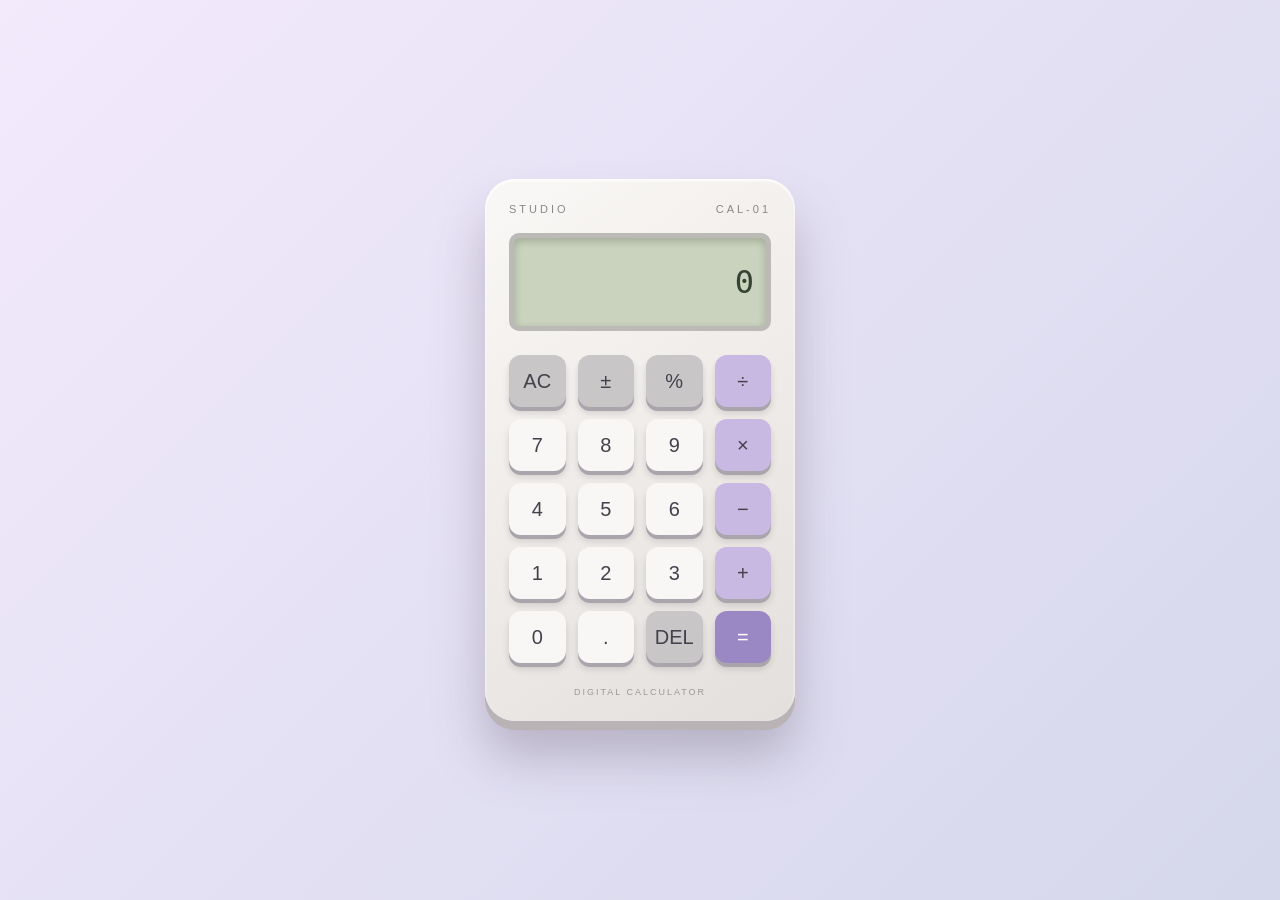
<file: index.html>
<!DOCTYPE html>
<html lang="en">
<head>
    <meta charset="UTF-8">
    <meta name="viewport"
          content="width=device-width, initial-scale=1.0">

    <title>Floating Calculator</title>

    <link rel="stylesheet"
          href="https://pyscript.net/releases/2024.1.1/core.css">

    <script type="module"
            src="https://pyscript.net/releases/2024.1.1/core.js">
    </script>

    <style>
        * {
            box-sizing: border-box;
        }

        body {
            margin: 0;
            min-height: 100vh;
            display: flex;
            justify-content: center;
            align-items: center;
            background: linear-gradient(
                135deg, #f3eafc, #d5d7eb
            );
            font-family: Arial, sans-serif;
        }

        .calculator {
            width: 310px;
            padding: 24px;
            border-radius: 30px;
            background: linear-gradient(
                145deg, #faf8f6, #e3dfdc
            );

            box-shadow:
                0 9px 0 #b9b3b5,
                0 35px 50px #6c62745c,
                inset 0 2px 3px white;

            animation: floating 4s ease-in-out infinite;
        }

        @keyframes floating {
            0%, 100% {
                transform: translateY(0);
            }

            50% {
                transform: translateY(-12px);
            }
        }

        .brand {
            display: flex;
            justify-content: space-between;
            color: #888;
            font-size: 11px;
            letter-spacing: 3px;
            margin-bottom: 18px;
        }

        #display {
            background: #c9d3bd;
            border: 5px solid #bcbab6;
            border-radius: 10px;
            padding: 25px 12px;
            text-align: right;
            font-family: monospace;
            font-size: 32px;
            color: #354334;
            overflow: hidden;
            box-shadow: inset 0 3px 8px #0003;
        }

        .buttons {
            display: grid;
            grid-template-columns: repeat(4, 1fr);
            gap: 12px;
            margin-top: 24px;
        }

        button {
            height: 52px;
            border: none;
            border-radius: 12px;
            background: #f9f7f5;
            color: #45404b;
            font-size: 20px;
            cursor: pointer;

            box-shadow:
                0 4px 0 #aaa5ad,
                0 6px 7px #0002;

            transition: 0.1s;
        }

        button:hover {
            filter: brightness(0.96);
        }

        button:active {
            transform: translateY(4px);
            box-shadow: 0 0 0 #aaa5ad;
        }

        .operator {
            background: #c7b9e1;
        }

        .utility {
            background: #c8c6c7;
        }

        .equal {
            background: #9a88c5;
            color: white;
        }

        .footer {
            text-align: center;
            font-size: 9px;
            letter-spacing: 2px;
            color: #999;
            margin-top: 24px;
        }

        @media (prefers-reduced-motion: reduce) {
            .calculator {
                animation: none;
            }
        }
    </style>
</head>

<body>

    <div class="calculator">

        <div class="brand">
            <span>STUDIO</span>
            <span>CAL-01</span>
        </div>

        <div id="display">0</div>

        <div class="buttons">

            <button class="utility" py-click="press">AC</button>
            <button class="utility" py-click="press">±</button>
            <button class="utility" py-click="press">%</button>
            <button class="operator" py-click="press">÷</button>

            <button py-click="press">7</button>
            <button py-click="press">8</button>
            <button py-click="press">9</button>
            <button class="operator" py-click="press">×</button>

            <button py-click="press">4</button>
            <button py-click="press">5</button>
            <button py-click="press">6</button>
            <button class="operator" py-click="press">−</button>

            <button py-click="press">1</button>
            <button py-click="press">2</button>
            <button py-click="press">3</button>
            <button class="operator" py-click="press">+</button>

            <button py-click="press">0</button>
            <button py-click="press">.</button>
            <button class="utility" py-click="press">DEL</button>
            <button class="equal" py-click="press">=</button>

        </div>

        <div class="footer">
            DIGITAL CALCULATOR
        </div>

    </div>

    <script type="py">
        from pyscript import document

        current = "0"
        previous = None
        operator = None
        reset = False

        def calculate():
            global current, previous, operator, reset

            if previous is None or operator is None:
                return

            a = previous
            b = float(current)

            if operator == "+":
                result = a + b

            elif operator == "−":
                result = a - b

            elif operator == "×":
                result = a * b

            elif operator == "÷":
                result = a / b

            current = format(result, ".10g")
            previous = None
            operator = None
            reset = True

        def press(event):
            global current, previous, operator, reset

            key = event.target.innerText.strip()

            try:

                if key == "AC":
                    current = "0"
                    previous = None
                    operator = None
                    reset = False

                elif key == "DEL":
                    current = current[:-1]

                    if current in ["", "-"]:
                        current = "0"

                elif key == "±":
                    current = format(-float(current), ".10g")

                elif key == "%":
                    current = format(float(current) / 100, ".10g")

                elif key in ["+", "−", "×", "÷"]:

                    if operator is not None and not reset:
                        calculate()

                    previous = float(current)
                    operator = key
                    reset = True

                elif key == "=":
                    calculate()

                else:

                    if reset or current == "Error":
                        current = "0"
                        reset = False

                    if key == ".":
                        if "." not in current:
                            current += "."

                    elif current == "0":
                        current = key

                    elif len(current) < 12:
                        current += key

            except (ZeroDivisionError, ValueError, OverflowError):
                current = "Error"
                previous = None
                operator = None
                reset = True

            document.querySelector("#display").innerText = current

    </script>

</body>
</html>
</file>
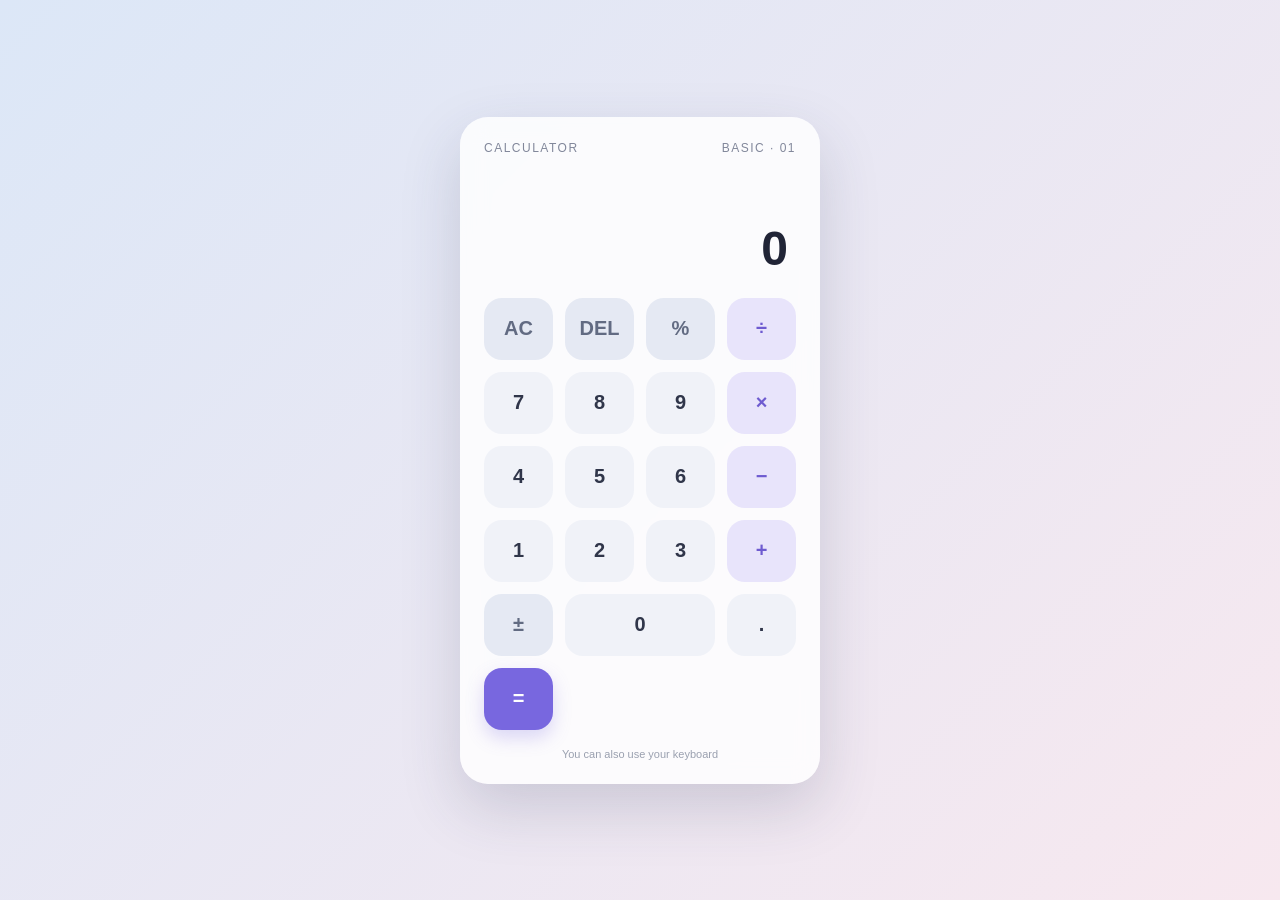
<file: templates/index.html>
<!DOCTYPE html>
<html lang="en">
<head>
  <meta charset="UTF-8" />
  <meta name="viewport" content="width=device-width, initial-scale=1.0" />
  <title>Simple Calculator</title>
  <style>
    * { box-sizing: border-box; }
    body {
      margin: 0;
      min-height: 100vh;
      display: grid;
      place-items: center;
      font-family: Inter, Arial, sans-serif;
      background: linear-gradient(135deg, #dce7f7, #f7e8ef);
      color: #202436;
    }
    .calculator {
      width: min(360px, 92vw);
      padding: 24px;
      border-radius: 28px;
      background: rgba(255,255,255,.82);
      box-shadow: 0 24px 60px rgba(48, 54, 88, .18);
      backdrop-filter: blur(12px);
    }
    .topline {
      display: flex;
      justify-content: space-between;
      align-items: center;
      margin-bottom: 18px;
      color: #81879a;
      font-size: 12px;
      letter-spacing: 1.5px;
      text-transform: uppercase;
    }
    .display {
      min-height: 112px;
      padding: 18px 8px 22px;
      display: flex;
      flex-direction: column;
      justify-content: flex-end;
      align-items: flex-end;
      overflow: hidden;
    }
    #previous {
      min-height: 22px;
      color: #9298a9;
      font-size: 15px;
      margin-bottom: 8px;
    }
    #current {
      width: 100%;
      overflow: hidden;
      text-overflow: ellipsis;
      text-align: right;
      white-space: nowrap;
      font-size: clamp(34px, 10vw, 48px);
      font-weight: 600;
    }
    .keys {
      display: grid;
      grid-template-columns: repeat(4, 1fr);
      gap: 12px;
    }
    button {
      border: 0;
      min-height: 62px;
      border-radius: 18px;
      background: #f0f2f8;
      color: #30364a;
      font: inherit;
      font-size: 20px;
      font-weight: 600;
      cursor: pointer;
      transition: transform .12s, filter .12s, background .12s;
    }
    button:hover { filter: brightness(.97); }
    button:active { transform: scale(.95); }
    .utility { background: #e5e9f3; color: #626b82; }
    .operator { background: #e8e4fb; color: #6e5bd0; }
    .equals {
      background: #7867df;
      color: white;
      box-shadow: 0 8px 18px rgba(120,103,223,.25);
    }
    .zero { grid-column: span 2; }
    .hint {
      text-align: center;
      color: #9aa0af;
      font-size: 11px;
      margin: 18px 0 0;
    }
  </style>
</head>
<body>
  <main class="calculator">
    <div class="topline">
      <span>Calculator</span>
      <span>Basic · 01</span>
    </div>

    <section class="display" aria-live="polite">
      <div id="previous"></div>
      <div id="current">0</div>
    </section>

    <section class="keys">
      <button class="utility" data-action="clear">AC</button>
      <button class="utility" data-action="delete">DEL</button>
      <button class="utility" data-action="percent">%</button>
      <button class="operator" data-operator="÷">÷</button>

      <button data-number="7">7</button>
      <button data-number="8">8</button>
      <button data-number="9">9</button>
      <button class="operator" data-operator="×">×</button>

      <button data-number="4">4</button>
      <button data-number="5">5</button>
      <button data-number="6">6</button>
      <button class="operator" data-operator="−">−</button>

      <button data-number="1">1</button>
      <button data-number="2">2</button>
      <button data-number="3">3</button>
      <button class="operator" data-operator="+">+</button>

      <button class="utility" data-action="sign">±</button>
      <button class="zero" data-number="0">0</button>
      <button data-action="decimal">.</button>
      <button class="equals" data-action="equals">=</button>
    </section>
    <p class="hint">You can also use your keyboard</p>
  </main>

  <script>
    const currentEl = document.getElementById("current");
    const previousEl = document.getElementById("previous");

    let current = "0";
    let previous = "";
    let operator = null;
    let shouldReset = false;

    function updateDisplay() {
      currentEl.textContent = current;
      previousEl.textContent = previous;
    }

    function addNumber(number) {
      if (current === "Error" || shouldReset) {
        current = number;
        shouldReset = false;
      } else {
        current = current === "0" ? number : current + number;
      }
      updateDisplay();
    }

    function addDecimal() {
      if (shouldReset || current === "Error") {
        current = "0";
        shouldReset = false;
      }
      if (!current.includes(".")) current += ".";
      updateDisplay();
    }

    function chooseOperator(nextOperator) {
      if (current === "Error") return;
      if (operator && !shouldReset) calculate();
      previous = current;
      operator = nextOperator;
      shouldReset = true;
      updateDisplay();
    }

    function calculate() {
      if (!operator || shouldReset) return;
      const a = Number(previous);
      const b = Number(current);
      let result;

      switch (operator) {
        case "+": result = a + b; break;
        case "−": result = a - b; break;
        case "×": result = a * b; break;
        case "÷": result = b === 0 ? NaN : a / b; break;
      }

      current = Number.isFinite(result)
        ? String(Number(result.toPrecision(10)))
        : "Error";
      previous = "";
      operator = null;
      shouldReset = true;
      updateDisplay();
    }

    function handleAction(action) {
      switch (action) {
        case "clear":
          current = "0"; previous = ""; operator = null; shouldReset = false;
          break;
        case "delete":
          if (current === "Error" || shouldReset) {
            current = "0"; shouldReset = false;
          } else {
            current = current.length > 1 ? current.slice(0, -1) : "0";
            if (current === "-") current = "0";
          }
          break;
        case "percent":
          if (current !== "Error") current = String(Number(current) / 100);
          break;
        case "sign":
          if (current !== "0" && current !== "Error")
            current = current.startsWith("-") ? current.slice(1) : "-" + current;
          break;
        case "decimal": addDecimal(); return;
        case "equals": calculate(); return;
      }
      updateDisplay();
    }

    document.querySelector(".keys").addEventListener("click", (event) => {
      const button = event.target.closest("button");
      if (!button) return;
      if (button.dataset.number !== undefined) addNumber(button.dataset.number);
      if (button.dataset.operator) chooseOperator(button.dataset.operator);
      if (button.dataset.action) handleAction(button.dataset.action);
    });

    document.addEventListener("keydown", (event) => {
      if (/^[0-9]$/.test(event.key)) addNumber(event.key);
      else if (event.key === ".") addDecimal();
      else if (event.key === "+") chooseOperator("+");
      else if (event.key === "-") chooseOperator("−");
      else if (event.key === "*") chooseOperator("×");
      else if (event.key === "/") { event.preventDefault(); chooseOperator("÷"); }
      else if (event.key === "Enter" || event.key === "=") calculate();
      else if (event.key === "Backspace") handleAction("delete");
      else if (event.key === "Escape") handleAction("clear");
      else if (event.key === "%") handleAction("percent");
    });
  </script>
</body>
</html>
</file>
